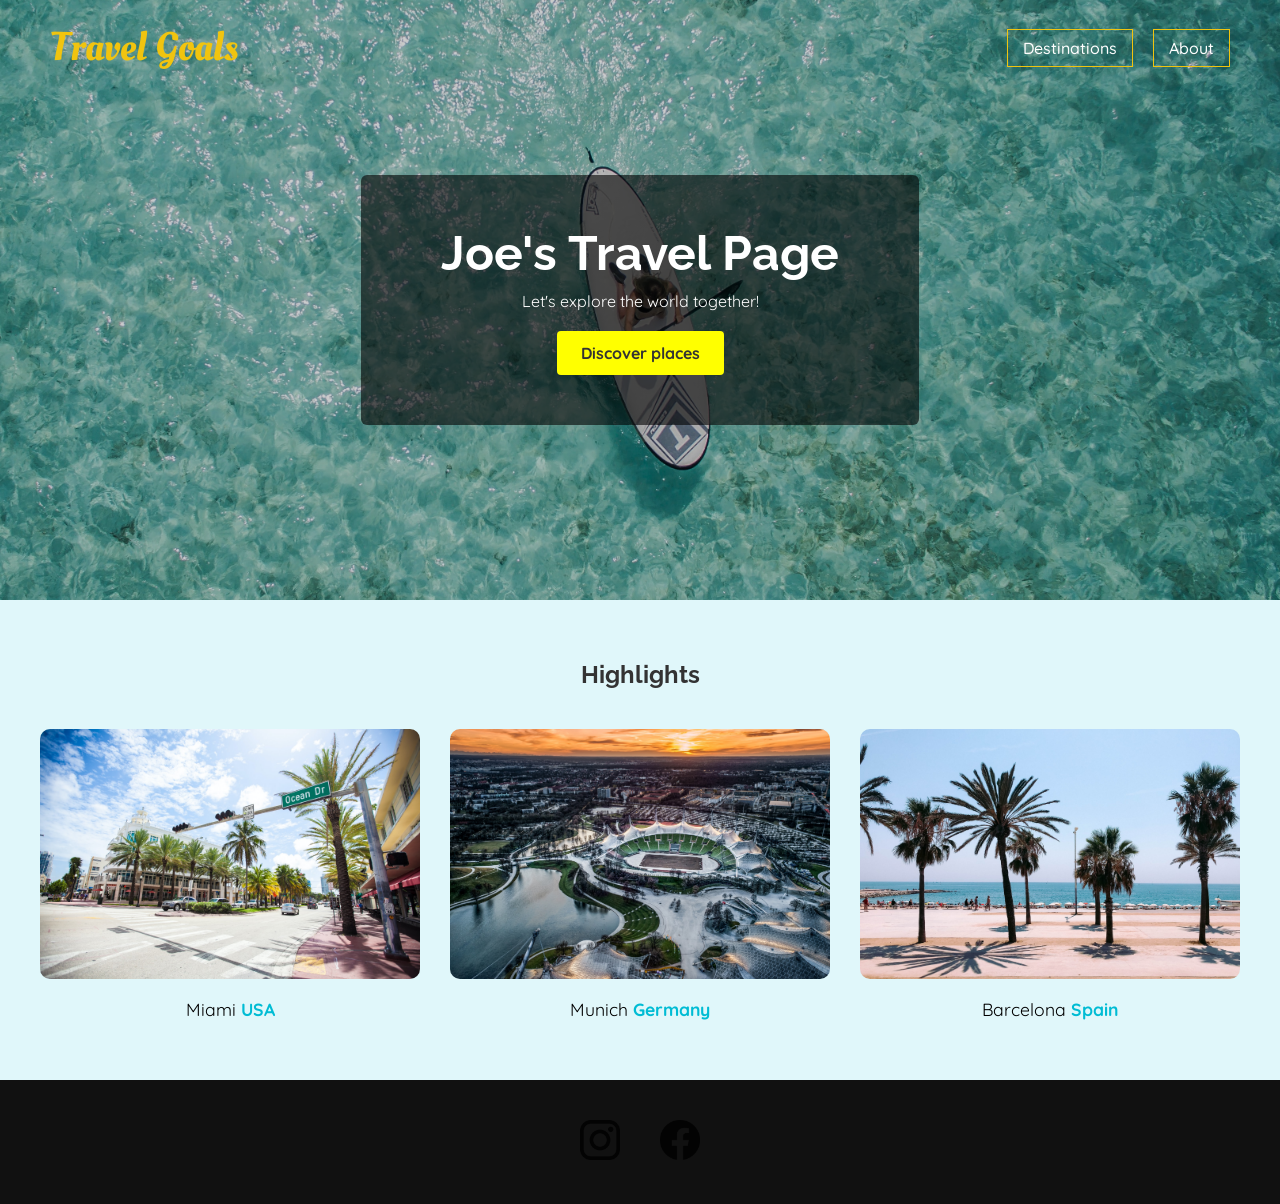
<file: BaiTapWebTH2/Bai2/index.html>
<!DOCTYPE html>
<html lang="en">
<head>
    <meta charset="UTF-8">
    <meta name="viewport" content="width=device-width, initial-scale=1.0">
    <title>Travel Goals</title>
    <link href="https://fonts.googleapis.com/css2?family=Raleway:wght@700&family=Oleo+Script:wght@700&family=Quicksand:wght@300;500&display=swap" rel="stylesheet">
    <link rel="stylesheet" href="style.css">
</head>
<body>
    <header>
        <div id="page-logo">
            <a href="index.html">Travel Goals</a> </div>
        <nav>
            <ul>
                <li><a href="#">Destinations</a></li> <li><a href="#">About</a></li> </ul>
        </nav>
    </header>

    <main>
        <section id="hero">
            <div id="hero-content">
                <h1>Joe's Travel Page</h1> <p>Let's explore the world together!</p> <a href="#">Discover places</a> </div>
        </section>

        <section id="highlights">
            <h2>Highlights</h2> <ul id="destinations">
                <li class="destination">
                    <img src="images/places/miami.jpg" alt="Miami"> <p>Miami <strong>USA</strong></p> </li>
                <li class="destination">
                    <img src="images/places/munich.jpg" alt="Munich stadium"> <p>Munich <strong>Germany</strong></p> </li>
                <li class="destination">
                    <img src="images/places/barcelona.jpg" alt="Barcelona beach"> <p>Barcelona <strong>Spain</strong></p> </li>
            </ul>
        </section>
    </main>

    <footer>
        <ul>
            <li>
                <a href="https://www.instagram.com">
                    <img src="images/icons/insta.png" alt="Instagram"> </a>
            </li>
            <li>
                <a href="https://www.facebook.com">
                    <img src="images/icons/facebook.png" alt="Facebook"> </a>
            </li>
        </ul>
    </footer>
</body>
</html>
</file>
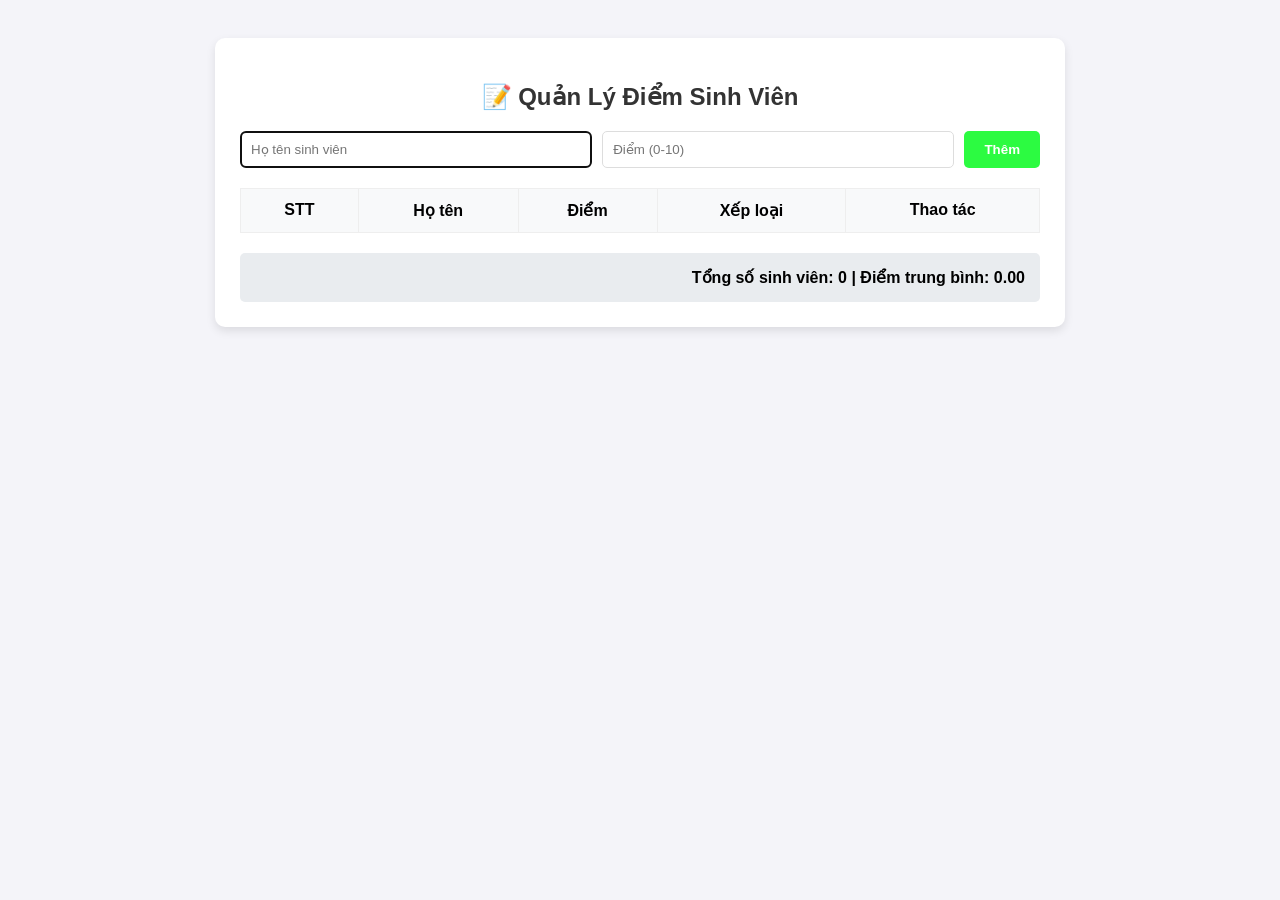
<file: BaiTapWebTH4/Bai 1.1/index.html>
<!DOCTYPE html>
<html lang="vi">
<head>
    <meta charset="UTF-8">
    <meta name="viewport" content="width=device-width, initial-scale=1.0">
    <title>Quản Lý Điểm Sinh Viên</title>
    <link rel="stylesheet" href="style.css">
</head>
<body>

    <div class="container">
        <h2>📝 Quản Lý Điểm Sinh Viên</h2>

        <div class="input-group">
            <input type="text" id="txtName" placeholder="Họ tên sinh viên" autofocus>
            <input type="number" id="txtScore" placeholder="Điểm (0-10)" step="0.1" min="0" max="10">
            <button id="btnAdd">Thêm</button>
        </div>

        <table>
            <thead>
                <tr>
                    <th>STT</th>
                    <th>Họ tên</th>
                    <th>Điểm</th>
                    <th>Xếp loại</th>
                    <th>Thao tác</th>
                </tr>
            </thead>
            <tbody id="studentBody">
                </tbody>
        </table>

        <div class="stats" id="statsArea">
            Tổng số sinh viên: 0 | Điểm trung bình: 0.00
        </div>
    </div>

    <script src="script.js"></script>
</body>
</html>
</file>
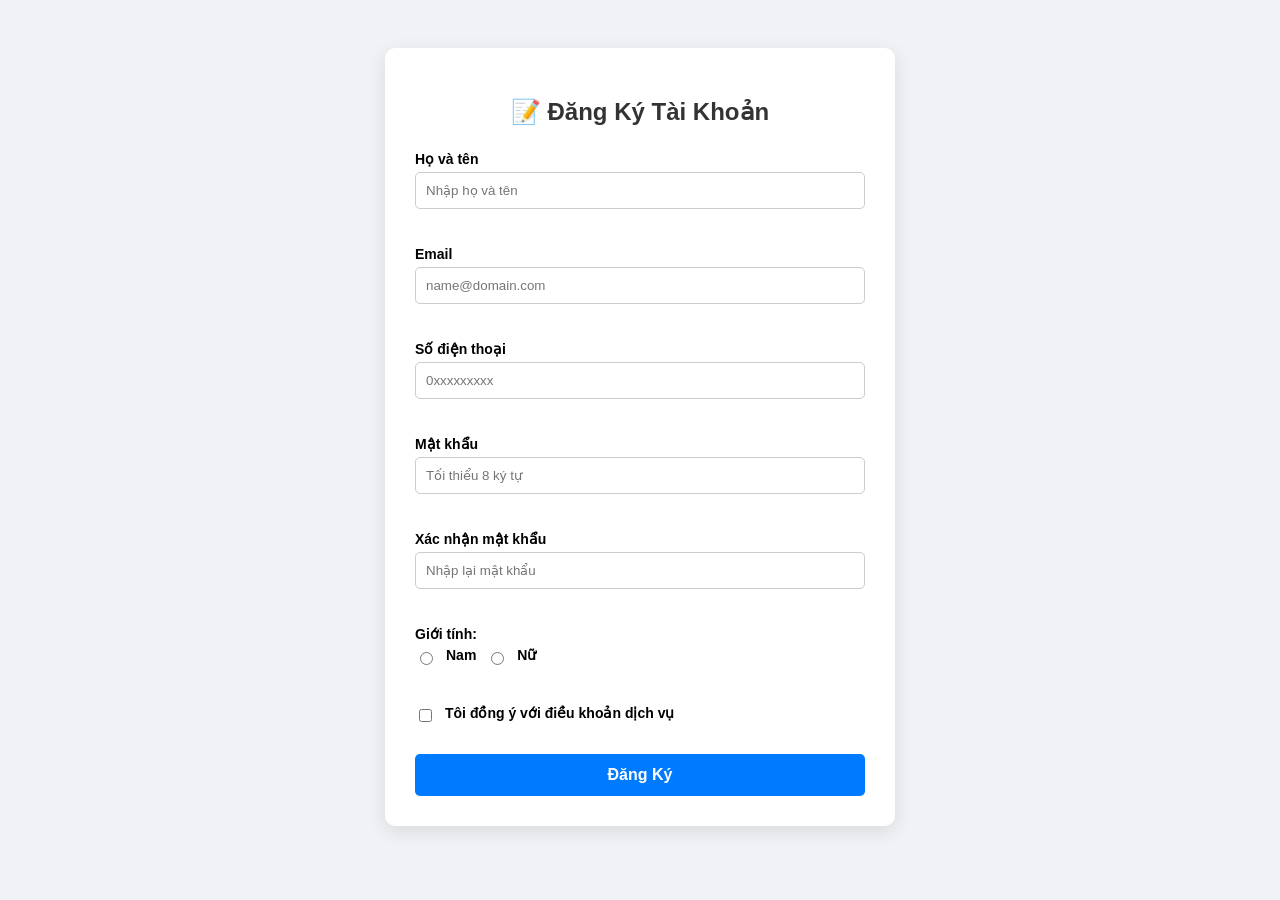
<file: BaiTapWebTH4/Bai 2.1/index.html>
<!DOCTYPE html>
<html lang="vi">
<head>
    <meta charset="UTF-8">
    <meta name="viewport" content="width=device-width, initial-scale=1.0">
    <title>Đăng Ký Tài Khoản</title>
    <link rel="stylesheet" href="style.css">
</head>
<body>

    <div class="container">
        <div id="registrationForm">
            <h2>📝 Đăng Ký Tài Khoản</h2>
            <form id="formRegister">
                <div class="form-group">
                    <label>Họ và tên</label>
                    <input type="text" id="fullname" placeholder="Nhập họ và tên">
                    <small class="error-msg"></small>
                </div>

                <div class="form-group">
                    <label>Email</label>
                    <input type="text" id="email" placeholder="name@domain.com">
                    <small class="error-msg"></small>
                </div>

                <div class="form-group">
                    <label>Số điện thoại</label>
                    <input type="text" id="phone" placeholder="0xxxxxxxxx">
                    <small class="error-msg"></small>
                </div>

                <div class="form-group">
                    <label>Mật khẩu</label>
                    <input type="password" id="password" placeholder="Tối thiểu 8 ký tự">
                    <small class="error-msg"></small>
                </div>

                <div class="form-group">
                    <label>Xác nhận mật khẩu</label>
                    <input type="password" id="confirmPassword" placeholder="Nhập lại mật khẩu">
                    <small class="error-msg"></small>
                </div>

                <div class="form-group">
                    <label>Giới tính:</label>
                    <div class="radio-group">
                        <input type="radio" name="gender" value="Nam" id="male"> <label for="male">Nam</label>
                        <input type="radio" name="gender" value="Nữ" id="female"> <label for="female">Nữ</label>
                    </div>
                    <small class="error-msg"></small>
                </div>

                <div class="form-group checkbox-group">
                    <input type="checkbox" id="terms">
                    <label for="terms">Tôi đồng ý với điều khoản dịch vụ</label>
                    <br><small class="error-msg"></small>
                </div>

                <button type="submit" id="btnSubmit">Đăng Ký</button>
            </form>
        </div>

        <div id="successMessage" class="hidden">
            <h2 style="color: #28a745;">Đăng ký thành công! 🎉</h2>
            <p>Chào mừng, <span id="displayUser" style="font-weight: bold;"></span>!</p>
            <button onclick="location.reload()">Quay lại</button>
        </div>
    </div>

    <script src="script.js"></script>
</body>
</html>
</file>
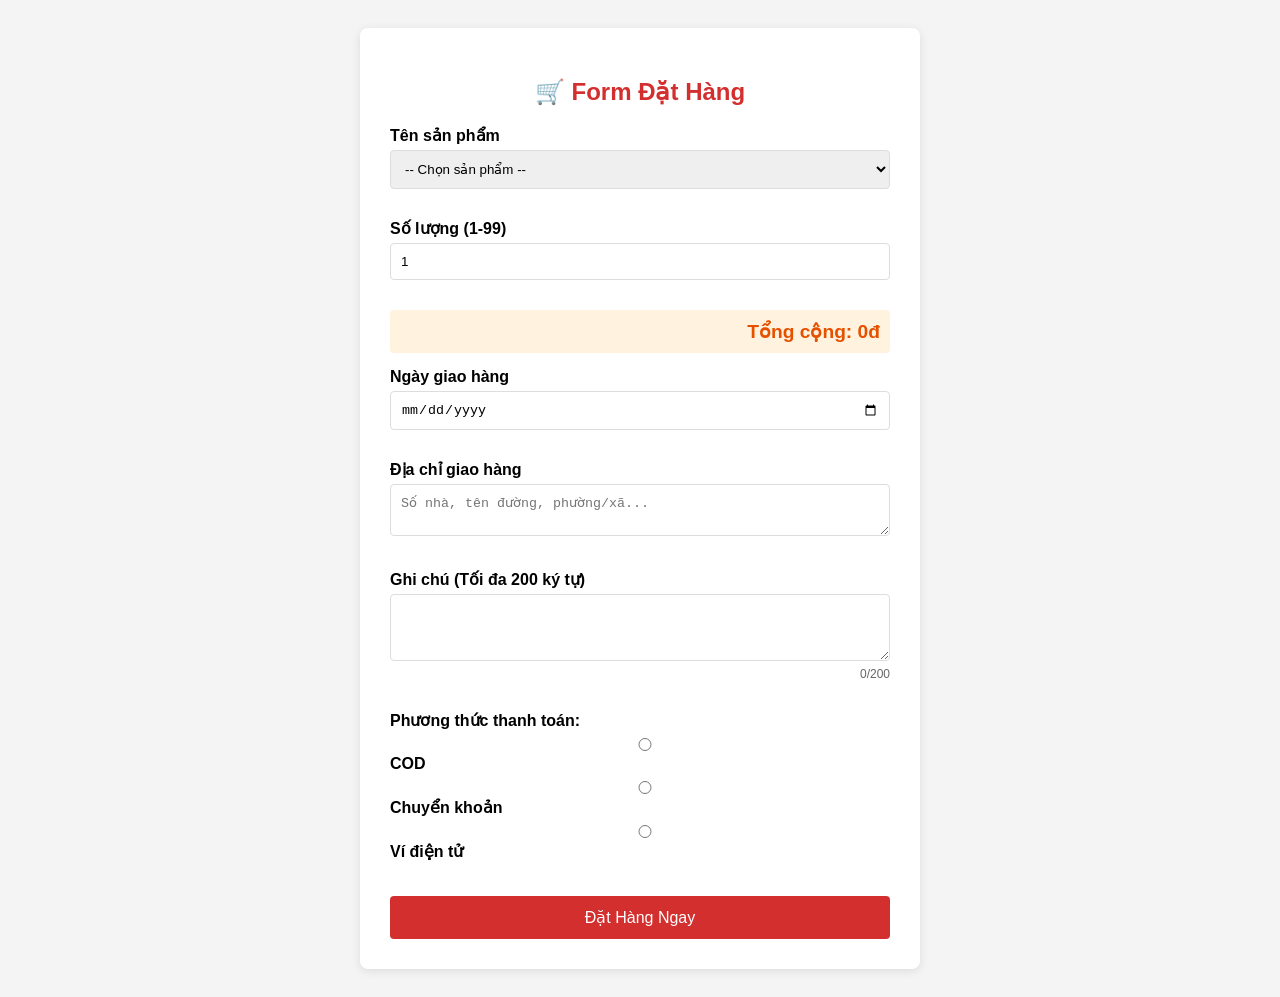
<file: BaiTapWebTH4/Bai 2.2/index.html>
<!DOCTYPE html>
<html lang="vi">
<head>
    <meta charset="UTF-8">
    <meta name="viewport" content="width=device-width, initial-scale=1.0">
    <title>Form Đặt Hàng Nâng Cao</title>
    <link rel="stylesheet" href="style.css">
</head>
<body>

    <div class="container">
        <h2>🛒 Form Đặt Hàng</h2>
        <form id="orderForm">
            <div class="form-group">
                <label>Tên sản phẩm</label>
                <select id="product">
                    <option value="">-- Chọn sản phẩm --</option>
                    <option value="Laptop">Laptop (20.000.000đ)</option>
                    <option value="Smartphone">Smartphone (10.000.000đ)</option>
                    <option value="Keyboard">Bàn phím cơ (2.500.000đ)</option>
                    <option value="Mouse">Chuột Gaming (1.200.000đ)</option>
                </select>
                <small class="error-msg"></small>
            </div>

            <div class="form-group">
                <label>Số lượng (1-99)</label>
                <input type="number" id="quantity" value="1" min="1" max="99">
                <small class="error-msg"></small>
            </div>

            <div class="total-display">
                Tổng cộng: <span id="totalAmount">0đ</span>
            </div>

            <div class="form-group">
                <label>Ngày giao hàng</label>
                <input type="date" id="deliveryDate">
                <small class="error-msg"></small>
            </div>

            <div class="form-group">
                <label>Địa chỉ giao hàng</label>
                <textarea id="address" rows="2" placeholder="Số nhà, tên đường, phường/xã..."></textarea>
                <small class="error-msg"></small>
            </div>

            <div class="form-group">
                <label>Ghi chú (Tối đa 200 ký tự)</label>
                <textarea id="note" rows="3"></textarea>
                <div id="charCount" class="char-counter">0/200</div>
                <small class="error-msg"></small>
            </div>

            <div class="form-group">
                <label>Phương thức thanh toán:</label>
                <div class="radio-group">
                    <input type="radio" name="payment" value="COD" id="cod"> <label for="cod">COD</label>
                    <input type="radio" name="payment" value="Chuyển khoản" id="bank"> <label for="bank">Chuyển khoản</label>
                    <input type="radio" name="payment" value="Ví điện tử" id="wallet"> <label for="wallet">Ví điện tử</label>
                </div>
                <small class="error-msg"></small>
            </div>

            <button type="submit" class="btn-submit">Đặt Hàng Ngay</button>
        </form>
    </div>

    <div id="confirmModal" class="modal">
        <div class="modal-content">
            <h3>🔍 Xác nhận đơn hàng</h3>
            <div id="summaryContent"></div>
            <div class="modal-actions">
                <button id="btnFinalConfirm" class="btn-confirm">Xác nhận</button>
                <button id="btnCancel" class="btn-cancel">Hủy</button>
            </div>
        </div>
    </div>

    <script src="script.js"></script>
</body>
</html>
</file>
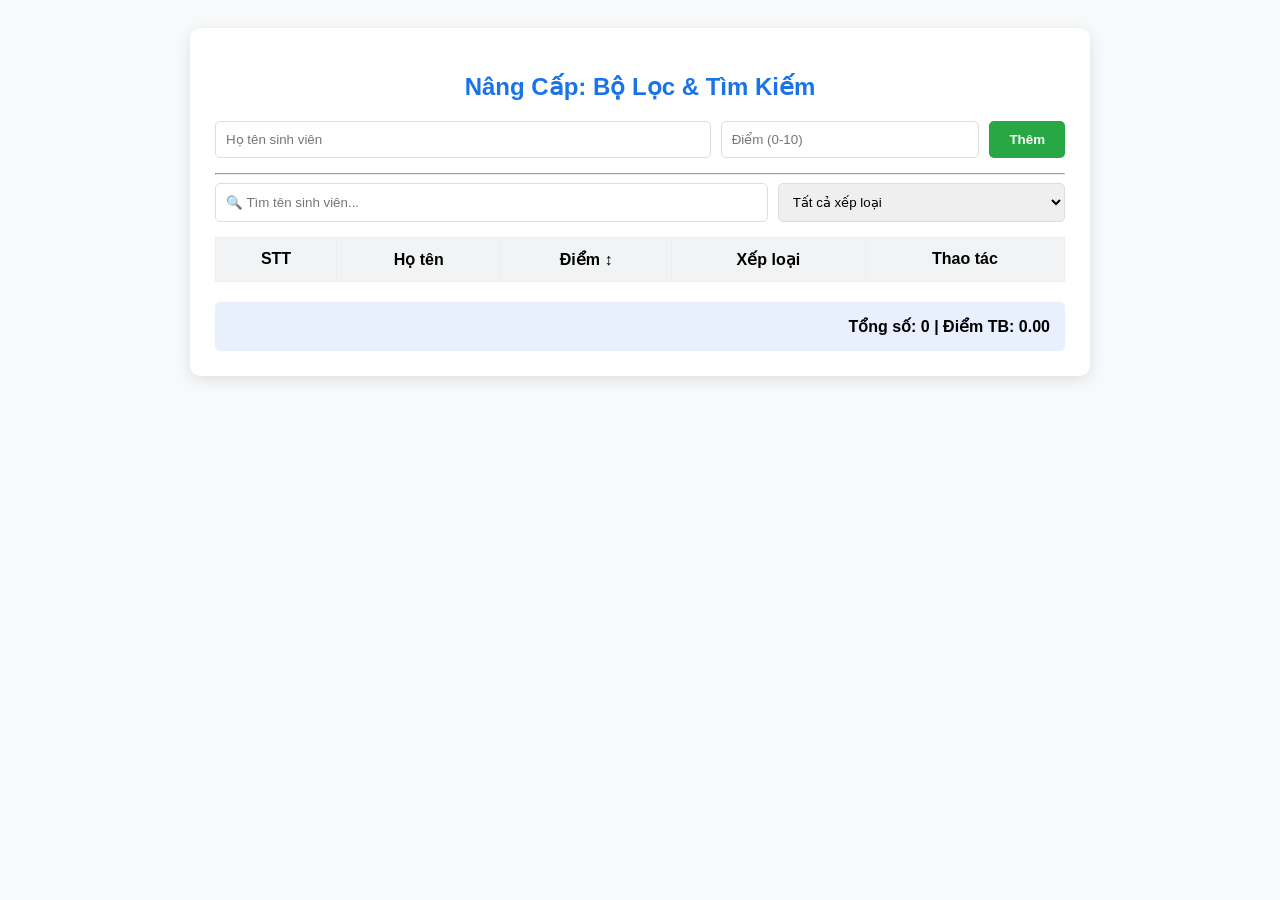
<file: BaiTapWebTH4/Bai1.2/index.html>
<!DOCTYPE html>
<html lang="vi">
<head>
    <meta charset="UTF-8">
    <title>Quản Lý & Lọc Điểm Sinh Viên</title>
    <link rel="stylesheet" href="style.css">
</head>
<body>

    <div class="container">
        <h2> Nâng Cấp: Bộ Lọc & Tìm Kiếm</h2>

        <div class="input-form">
            <input type="text" id="txtName" placeholder="Họ tên sinh viên" autofocus>
            <input type="number" id="txtScore" placeholder="Điểm (0-10)" step="0.1">
            <button id="btnAdd">Thêm</button>
        </div>

        <hr>

        <div class="filter-controls">
            <input type="text" id="searchName" placeholder="🔍 Tìm tên sinh viên...">
            
            <select id="filterRank">
                <option value="all">Tất cả xếp loại</option>
                <option value="Giỏi">Giỏi</option>
                <option value="Khá">Khá</option>
                <option value="Trung bình">Trung bình</option>
                <option value="Yếu">Yếu</option>
            </select>
        </div>

        <table>
            <thead>
                <tr>
                    <th>STT</th>
                    <th>Họ tên</th>
                    <th id="sortScore" style="cursor: pointer;">Điểm <span id="sortIcon">↕</span></th>
                    <th>Xếp loại</th>
                    <th>Thao tác</th>
                </tr>
            </thead>
            <tbody id="studentBody">
                </tbody>
        </table>

        <div id="statistics" class="stats-box">
            Tổng số: 0 | Điểm TB: 0.00
        </div>
    </div>

    <script src="script.js"></script>
</body>
</html>
</file>
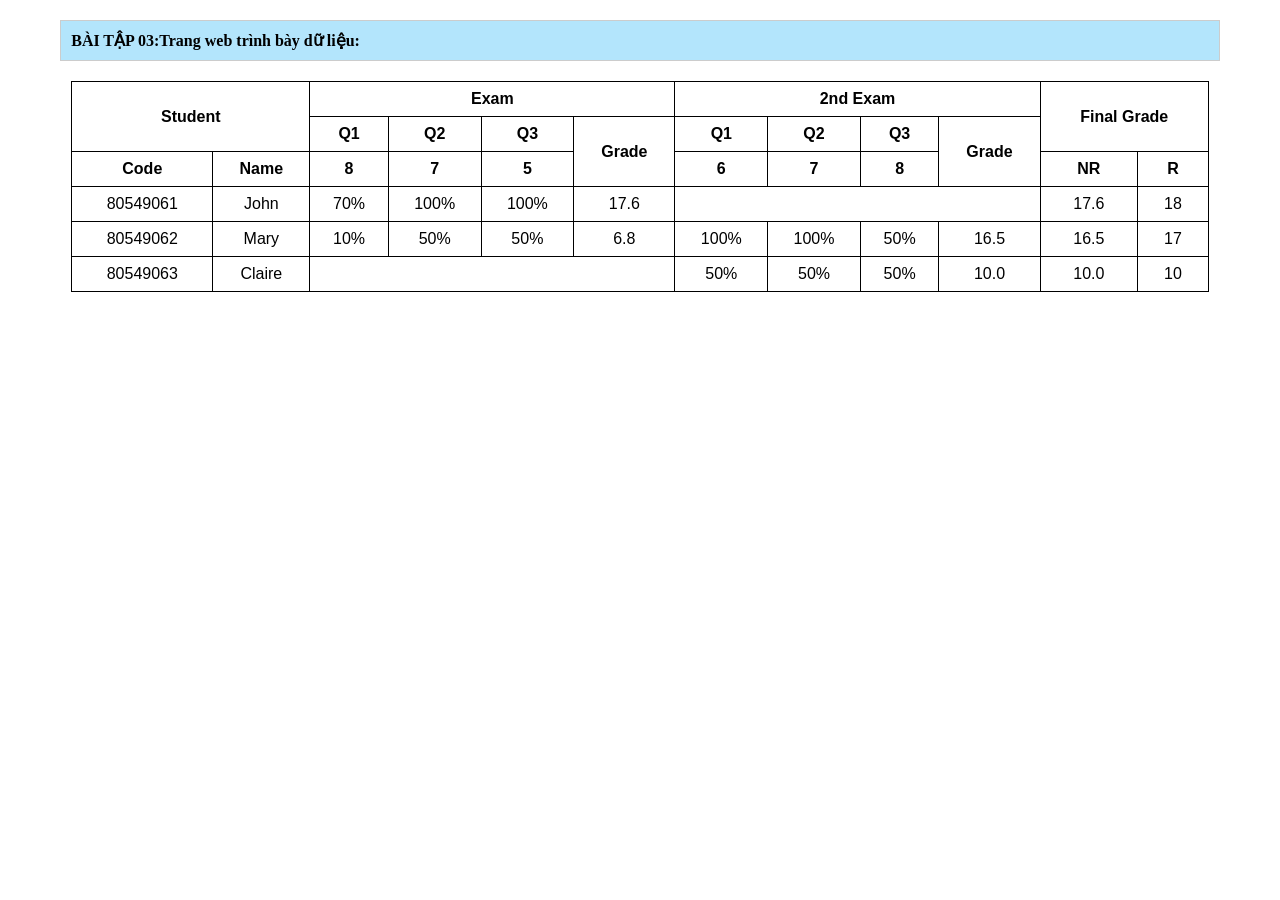
<file: BaiTapWebTH1/Bai3_TH1.html>
<!DOCTYPE html>
<html lang="vi">
<head>
    <meta charset="UTF-8">
    <title>Bài tập HTML Table</title>
    <style>
        table {
            width: 90%;
            border-collapse: collapse;
            margin: 20px auto;
            font-family: Arial, sans-serif;
        }
        th, td {
            border: 1px solid black;
            padding: 8px;
            text-align: center;
        }
        th {
            background-color: #ffffff;
        }
        .header-title {
            background-color: #b3e5fc;
            padding: 10px;
            font-weight: bold;
            text-align: left;
            margin-bottom: 0;
            width: 90%;
            margin: 20px auto 0;
            border: 1px solid #ccc;
        }
    </style>
</head>
<body>

    <div class="header-title">
        BÀI TẬP 03:Trang web trình bày dữ liệu:
    </div>

    <table>
        <tr>
            <th rowspan="2" colspan="2">Student</th>
            <th colspan="4">Exam</th>
            <th colspan="4">2nd Exam</th>
            <th rowspan="2" colspan="2">Final Grade</th>
        </tr>
        <tr>
            <th>Q1</th>
            <th>Q2</th>
            <th>Q3</th>
            <th rowspan="2">Grade</th>
            <th>Q1</th>
            <th>Q2</th>
            <th>Q3</th>
            <th rowspan="2">Grade</th>
        </tr>
        <tr>
            <th>Code</th>
            <th>Name</th>
            <th>8</th>
            <th>7</th>
            <th>5</th>
            <th>6</th>
            <th>7</th>
            <th>8</th>
            <th>NR</th>
            <th>R</th>
        </tr>
        <tr>
            <td>80549061</td>
            <td>John</td>
            <td>70%</td>
            <td>100%</td>
            <td>100%</td>
            <td>17.6</td>
            <td colspan="4"></td> <td>17.6</td>
            <td>18</td>
        </tr>
        <tr>
            <td>80549062</td>
            <td>Mary</td>
            <td>10%</td>
            <td>50%</td>
            <td>50%</td>
            <td>6.8</td>
            <td>100%</td>
            <td>100%</td>
            <td>50%</td>
            <td>16.5</td>
            <td>16.5</td>
            <td>17</td>
        </tr>
        <tr>
            <td>80549063</td>
            <td>Claire</td>
            <td colspan="4"></td> <td>50%</td>
            <td>50%</td>
            <td>50%</td>
            <td>10.0</td>
            <td>10.0</td>
            <td>10</td>
        </tr>
    </table>

</body>
</html>
</file>
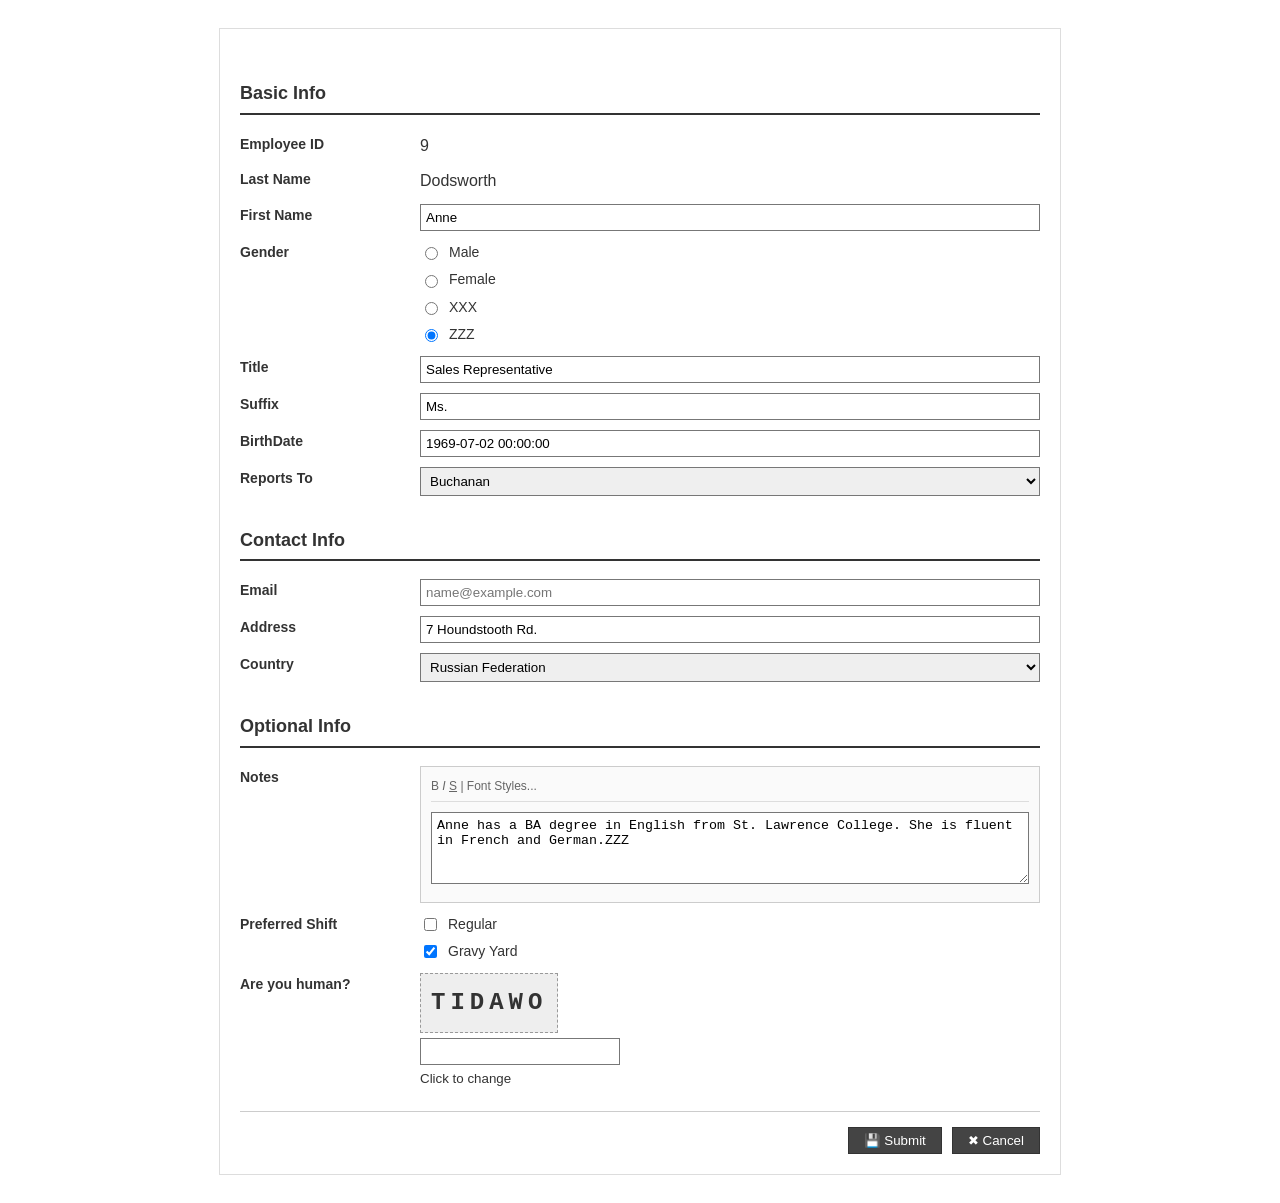
<file: BaiTapWebTH1/Bai4_TH1.html>
<!DOCTYPE html>
<html lang="vi">
<head>
    <meta charset="UTF-8">
    <title>Bài tập 04 - Form Nhân viên</title>
    <style>
        body { font-family: Arial, sans-serif; background-color: #fff; color: #333; line-height: 1.6; padding: 20px; }
        .form-container { max-width: 800px; margin: 0 auto; border: 1px solid #ddd; padding: 20px; }
        
        h3 { border-bottom: 2px solid #333; padding-bottom: 5px; margin-top: 30px; font-size: 18px; }
        
        .form-group { display: flex; margin-bottom: 10px; align-items: flex-start; }
        .label { width: 180px; font-weight: bold; font-size: 14px; flex-shrink: 0; }
        .input-content { flex-grow: 1; }
        
        input[type="text"], input[type="email"], select, textarea {
            width: 100%; padding: 5px; border: 1px solid #777; box-sizing: border-box;
        }
        
        .radio-group, .checkbox-group { display: flex; flex-direction: column; gap: 5px; }
        .radio-item, .checkbox-item { display: flex; align-items: center; gap: 8px; font-size: 14px; }
        
        /* Giao diện Editor giả lập cho phần Notes */
        .notes-editor { border: 1px solid #ccc; padding: 10px; background: #fafafa; }
        .editor-toolbar { border-bottom: 1px solid #ddd; padding-bottom: 5px; margin-bottom: 10px; font-size: 12px; color: #666; }

        /* Captcha */
        .captcha-box { background: #eee; padding: 10px; font-family: 'Courier New', monospace; font-weight: bold; font-size: 24px; letter-spacing: 5px; display: inline-block; margin-bottom: 5px; border: 1px dashed #999; }

        /* Nút bấm ở cuối */
        .footer-actions { border-top: 1px solid #ccc; padding-top: 15px; display: flex; justify-content: flex-end; gap: 10px; margin-top: 20px; }
        .btn { padding: 5px 15px; border: 1px solid #333; cursor: pointer; display: flex; align-items: center; gap: 5px; }
        .btn-submit { background: #444; color: white; }
        .btn-cancel { background: #444; color: white; }
    </style>
</head>
<body>

<div class="form-container">
    <form>
        <h3>Basic Info</h3>
        <div class="form-group">
            <div class="label">Employee ID</div>
            <div class="input-content">9</div>
        </div>
        <div class="form-group">
            <div class="label">Last Name</div>
            <div class="input-content">Dodsworth</div>
        </div>
        <div class="form-group">
            <div class="label">First Name</div>
            <div class="input-content"><input type="text" value="Anne"></div>
        </div>
        <div class="form-group">
            <div class="label">Gender</div>
            <div class="input-content radio-group">
                <label class="radio-item"><input type="radio" name="gender"> Male</label>
                <label class="radio-item"><input type="radio" name="gender"> Female</label>
                <label class="radio-item"><input type="radio" name="gender"> XXX</label>
                <label class="radio-item"><input type="radio" name="gender" checked> ZZZ</label>
            </div>
        </div>
        <div class="form-group">
            <div class="label">Title</div>
            <div class="input-content"><input type="text" value="Sales Representative"></div>
        </div>
        <div class="form-group">
            <div class="label">Suffix</div>
            <div class="input-content"><input type="text" value="Ms."></div>
        </div>
        <div class="form-group">
            <div class="label">BirthDate</div>
            <div class="input-content"><input type="text" value="1969-07-02 00:00:00"></div>
        </div>
        <div class="form-group">
            <div class="label">Reports To</div>
            <div class="input-content">
                <select>
                    <option>Buchanan</option>
                    <option>Fuller</option>
                </select>
            </div>
        </div>

        <h3>Contact Info</h3>
        <div class="form-group">
            <div class="label">Email</div>
            <div class="input-content"><input type="email" placeholder="name@example.com"></div>
        </div>
        <div class="form-group">
            <div class="label">Address</div>
            <div class="input-content"><input type="text" value="7 Houndstooth Rd."></div>
        </div>
        <div class="form-group">
            <div class="label">Country</div>
            <div class="input-content">
                <select>
                    <option>Russian Federation</option>
                    <option>United Kingdom</option>
                    <option>Vietnam</option>
                </select>
            </div>
        </div>

        <h3>Optional Info</h3>
        <div class="form-group">
            <div class="label">Notes</div>
            <div class="input-content">
                <div class="notes-editor">
                    <div class="editor-toolbar">B <i>I</i> <u>S</u> | Font Styles...</div>
                    <textarea rows="4">Anne has a BA degree in English from St. Lawrence College. She is fluent in French and German.ZZZ</textarea>
                </div>
            </div>
        </div>
        <div class="form-group">
            <div class="label">Preferred Shift</div>
            <div class="input-content checkbox-group">
                <label class="checkbox-item"><input type="checkbox"> Regular</label>
                <label class="checkbox-item"><input type="checkbox" checked> Gravy Yard</label>
            </div>
        </div>
        <div class="form-group">
            <div class="label">Are you human?</div>
            <div class="input-content">
                <div class="captcha-box">TIDAWO</div>
                <div><input type="text" style="width: 200px;"></div>
                <small>Click to change</small>
            </div>
        </div>

        <div class="footer-actions">
            <button type="submit" class="btn btn-submit">💾 Submit</button>
            <button type="button" class="btn btn-cancel">✖ Cancel</button>
        </div>
    </form>
</div>

</body>
</html>
</file>
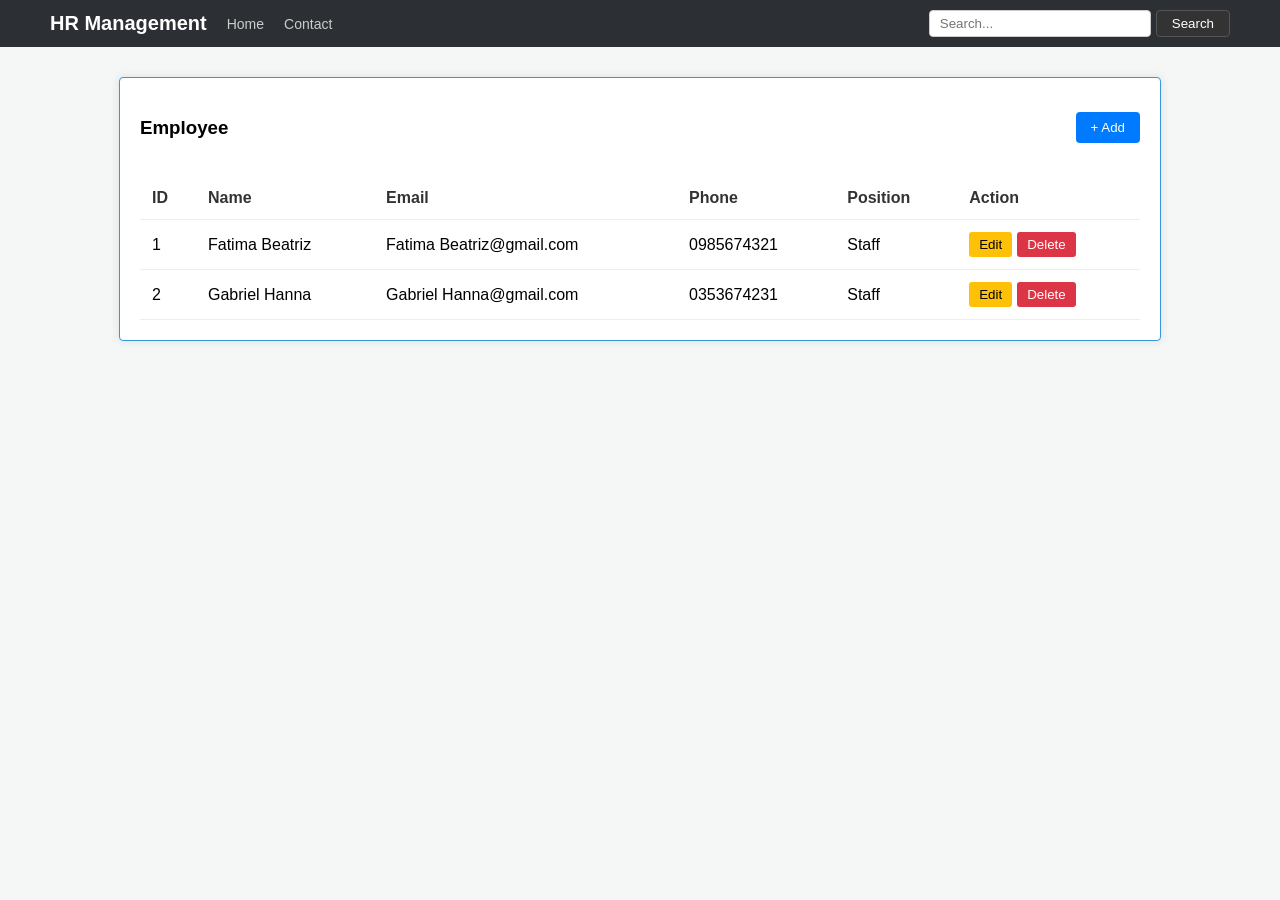
<file: BaiTapWebTH1/Bai5_TH1.html>
<!DOCTYPE html>
<html lang="vi">
<head>
    <meta charset="UTF-8">
    <meta name="viewport" content="width=device-width, initial-scale=1.0">
    <title>HR Management Dashboard</title>
    <style>
        /* CSS Tổng thể */
        body { font-family: Arial, sans-serif; background-color: #f4f7f6; margin: 0; }
        
        /* Navbar */
        nav { background: #2c2f33; color: white; padding: 10px 50px; display: flex; align-items: center; justify-content: space-between; }
        nav .left { display: flex; align-items: center; gap: 20px; }
        nav h2 { margin: 0; font-size: 20px; }
        nav a { color: #ccc; text-decoration: none; font-size: 14px; }
        .search-box { display: flex; gap: 5px; }
        .search-box input { padding: 5px 10px; border-radius: 4px; border: 1px solid #ccc; width: 200px; }
        .search-box button { background: #333; color: white; border: 1px solid #555; padding: 5px 15px; cursor: pointer; border-radius: 4px; }

        /* Container chính */
        .container { background: white; margin: 30px auto; width: 90%; max-width: 1000px; padding: 20px; box-shadow: 0 0 10px rgba(0,0,0,0.1); border-radius: 4px; border: 1px solid #3498db; }
        .header { display: flex; justify-content: space-between; align-items: center; margin-bottom: 20px; }
        .btn-add { background: #007bff; color: white; border: none; padding: 8px 15px; border-radius: 4px; cursor: pointer; }

        /* Bảng dữ liệu */
        table { width: 100%; border-collapse: collapse; }
        th, td { text-align: left; padding: 12px; border-bottom: 1px solid #eee; }
        th { color: #333; }
        .btn-edit { background: #ffc107; border: none; padding: 5px 10px; border-radius: 3px; cursor: pointer; margin-right: 5px; }
        .btn-delete { background: #dc3545; color: white; border: none; padding: 5px 10px; border-radius: 3px; cursor: pointer; }

        /* Modal (Cửa sổ popup) */
        .modal-overlay { position: fixed; top: 0; left: 0; width: 100%; height: 100%; background: rgba(0,0,0,0.5); display: none; align-items: center; justify-content: center; }
        .modal { background: white; width: 550px; border-radius: 4px; overflow: hidden; position: relative; }
        .modal-header { background: #007bff; color: white; padding: 15px; display: flex; justify-content: space-between; }
        .modal-body { padding: 20px; }
        .form-row { display: flex; gap: 20px; margin-bottom: 15px; }
        .form-group { flex: 1; display: flex; flex-direction: column; }
        .form-group label { font-size: 13px; color: #666; margin-bottom: 5px; }
        .form-group input, .form-group select { padding: 8px; border: 1px solid #ddd; border-radius: 4px; }
        .radio-group { display: flex; gap: 15px; margin-top: 5px; }
        .modal-footer { padding: 15px; text-align: right; border-top: 1px solid #eee; }
        .btn-save { background: #28a745; color: white; border: none; padding: 8px 20px; border-radius: 4px; cursor: pointer; }
        .btn-cancel { background: #6c757d; color: white; border: none; padding: 8px 20px; border-radius: 4px; cursor: pointer; }
    </style>
</head>
<body>

    <nav>
        <div class="left">
            <h2>HR Management</h2>
            <a href="#">Home</a>
            <a href="#">Contact</a>
        </div>
        <div class="search-box">
            <input type="text" placeholder="Search...">
            <button>Search</button>
        </div>
    </nav>

    <div class="container">
        <div class="header">
            <h3>Employee</h3>
            <button class="btn-add" onclick="toggleModal(true)">+ Add</button>
        </div>
        <table>
            <thead>
                <tr>
                    <th>ID</th>
                    <th>Name</th>
                    <th>Email</th>
                    <th>Phone</th>
                    <th>Position</th>
                    <th>Action</th>
                </tr>
            </thead>
            <tbody>
                <tr>
                    <td>1</td>
                    <td>Fatima Beatriz</td>
                    <td>Fatima Beatriz@gmail.com</td>
                    <td>0985674321</td>
                    <td>Staff</td>
                    <td><button class="btn-edit">Edit</button><button class="btn-delete">Delete</button></td>
                </tr>
                <tr>
                    <td>2</td>
                    <td>Gabriel Hanna</td>
                    <td>Gabriel Hanna@gmail.com</td>
                    <td>0353674231</td>
                    <td>Staff</td>
                    <td><button class="btn-edit">Edit</button><button class="btn-delete">Delete</button></td>
                </tr>
                </tbody>
        </table>
    </div>

    <div class="modal-overlay" id="modalOverlay">
        <div class="modal">
            <div class="modal-header">
                <span>New Employee</span>
                <span style="cursor:pointer" onclick="toggleModal(false)">&times;</span>
            </div>
            <div class="modal-body">
                <div class="form-row">
                    <div class="form-group">
                        <label>Name</label>
                        <input type="text">
                    </div>
                    <div class="form-group">
                        <label>Email</label>
                        <input type="email">
                    </div>
                </div>
                <div class="form-row">
                    <div class="form-group">
                        <label>Phone</label>
                        <input type="text">
                    </div>
                    <div class="form-group">
                        <label>Position</label>
                        <select>
                            <option>-- Select Position --</option>
                            <option>Staff</option>
                            <option>Manager</option>
                            <option>CEO</option>
                        </select>
                    </div>
                </div>
                <div class="form-group">
                    <label>Sex</label>
                    <div class="radio-group">
                        <label><input type="radio" name="sex"> Male</label>
                        <label><input type="radio" name="sex"> Female</label>
                    </div>
                </div>
            </div>
            <div class="modal-footer">
                <button class="btn-save">Save</button>
                <button class="btn-cancel" onclick="toggleModal(false)">Cancel</button>
            </div>
        </div>
    </div>

    <script>
        function toggleModal(show) {
            const modal = document.getElementById('modalOverlay');
            modal.style.display = show ? 'flex' : 'none';
        }
    </script>
</body>
</html>
</file>
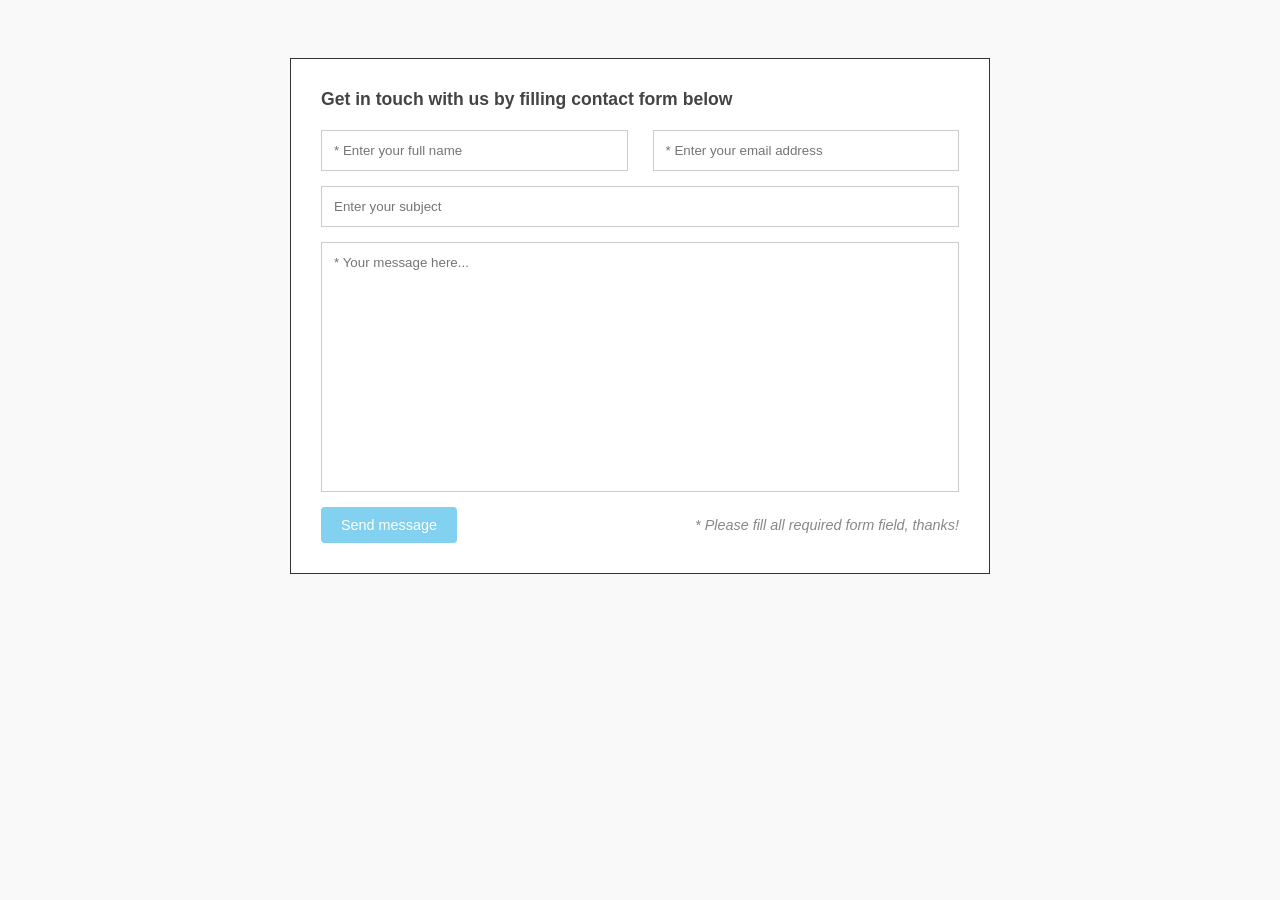
<file: BaiTapWebTH2/Bai1/BaiTap1.html>
<!DOCTYPE html>
<html lang="vi">
<head>
    <meta charset="UTF-8">
    <meta name="viewport" content="width=device-width, initial-scale=1.0">
    <title>Bài tập Flexbox Form</title>
    <style>

        * {
            box-sizing: border-box;
            font-family: Arial, sans-serif;
        }

        body {
            background-color: #f9f9f9;
            display: flex;
            justify-content: center;
            padding-top: 50px;
        }

        .form-container {
            width: 700px;
            border: 1px solid #333;
            padding: 30px;
            background-color: #fff;
        }

        .form-title {
            font-weight: bold;
            color: #444;
            margin-bottom: 20px;
            font-size: 1.1rem;
        }
        .form-row {
            display: flex;
            gap: 25px;
            margin-bottom: 15px;
        }

        .form-row input, 
        .form-row textarea {
            width: 100%;
            padding: 12px;
            border: 1px solid #ccc;
            outline: none;
            color: #666;
        }

        .two-cols input {
            flex: 1; 
        }

       
        textarea {
            height: 250px;
            resize: none;
        }

        .footer-row {
            display: flex;
            justify-content: space-between;
            align-items: center;
            margin-top: 10px;
        }

        .btn-send {
            background-color: #82d1f1;
            color: white;
            border: none;
            padding: 10px 20px;
            cursor: pointer;
            border-radius: 4px;
            font-size: 0.9rem;
        }

        .btn-send:hover {
            background-color: #66b8d9;
        }

        .note {
            color: #888;
            font-size: 0.9rem;
            font-style: italic;
        }
    </style>
</head>
<body>

    <div class="form-container">
        <div class="form-title">Get in touch with us by filling contact form below</div>
        
        <form>
            <div class="form-row two-cols">
                <input type="text" placeholder="* Enter your full name">
                <input type="email" placeholder="* Enter your email address">
            </div>

            <div class="form-row">
                <input type="text" placeholder="Enter your subject">
            </div>

            <div class="form-row">
                <textarea placeholder="* Your message here..."></textarea>
            </div>

            <div class="footer-row">
                <button type="submit" class="btn-send">Send message</button>
                <span class="note">* Please fill all required form field, thanks!</span>
            </div>
        </form>
    </div>

</body>
</html>
</file>
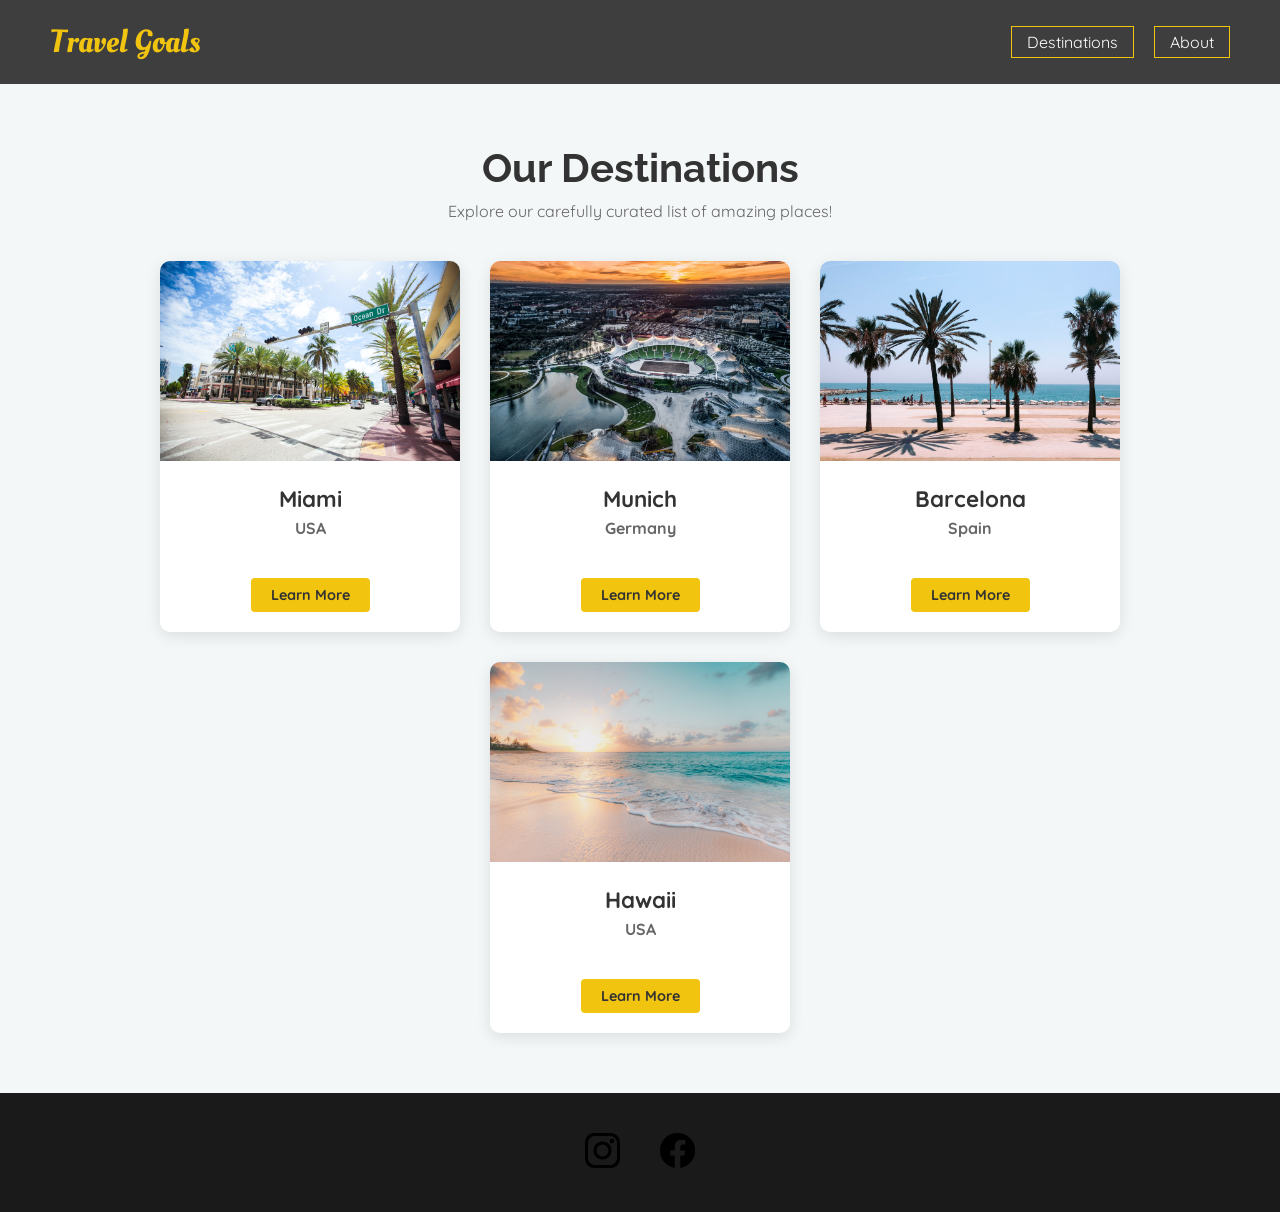
<file: BaiTapWebTH2/Bai3/places.html>
<!DOCTYPE html>
<html lang="en">
<head>
    <meta charset="UTF-8">
    <meta name="viewport" content="width=device-width, initial-scale=1.0">
    <title>Our Destinations - Travel Goals</title>
    <link href="https://fonts.googleapis.com/css2?family=Raleway:wght@700&family=Oleo+Script:wght@700&family=Quicksand:wght@300;500&display=swap" rel="stylesheet">
    <link rel="stylesheet" href="places.css">
</head>
<body>
    <header>
        <div id="page-logo">
            <a href="index.html">Travel Goals</a>
        </div>
        <nav>
            <ul>
                <li><a href="places.html">Destinations</a></li>
                <li><a href="#">About</a></li>
            </ul>
        </nav>
    </header>

    <main>
        <section id="all-destinations">
            <h1>Our Destinations</h1>
            <p>Explore our carefully curated list of amazing places!</p>
            
            <ul id="destinations-grid">
                <li class="destination-item">
                    <img src="images/places/miami.jpg" alt="Miami">
                    <div class="item-content">
                        <h2>Miami</h2>
                        <p>USA</p>
                        <a href="https://vi.wikipedia.org/wiki/Miami" class="btn" target="_blank">Learn More</a>
                    </div>
                </li>

                <li class="destination-item">
                    <img src="images/places/munich.jpg" alt="Munich">
                    <div class="item-content">
                        <h2>Munich</h2>
                        <p>Germany</p>
                        <a href="https://vi.wikipedia.org/wiki/München" class="btn" target="_blank">Learn More</a>
                    </div>
                </li>

                <li class="destination-item">
                    <img src="images/places/barcelona.jpg" alt="Barcelona">
                    <div class="item-content">
                        <h2>Barcelona</h2>
                        <p>Spain</p>
                        <a href="https://vi.wikipedia.org/wiki/Barcelona" class="btn" target="_blank">Learn More</a>
                    </div>
                </li>

                <li class="destination-item">
                    <img src="images/places/hawaii.jpg" alt="Hawaii">
                    <div class="item-content">
                        <h2>Hawaii</h2>
                        <p>USA</p>
                        <a href="https://vi.wikipedia.org/wiki/Hawaii" class="btn" target="_blank">Learn More</a>
                    </div>
                </li>
            </ul>
        </section>
    </main>

    <footer>
        <ul>
            <li>
                <a href="https://www.instagram.com" target="_blank">
                    <img src="images/icons/insta.png" alt="Instagram logo">
                </a>
            </li>
            <li>
                <a href="https://www.facebook.com" target="_blank">
                    <img src="images/icons/facebook.png" alt="Facebook logo">
                </a>
            </li>
        </ul>
    </footer>
</body>
</html>
</file>
<file: BaiTapWebTH2/Bai2/style.css>
/* --- PHẦN CHUNG --- */
* {
    margin: 0;
    padding: 0;
    box-sizing: border-box;
}

body {
    font-family: 'Quicksand', sans-serif; /* */
}

/* --- HEADER --- */
header {
    display: flex;
    justify-content: space-between;
    align-items: center;
    padding: 20px 50px;
    position: absolute;
    width: 100%;
    z-index: 10;
}

#page-logo a {
    font-family: 'Oleo Script', cursive; /* */
    color: #f1c40f;
    font-size: 2.5rem;
    text-decoration: none;
}

nav ul {
    display: flex;
    list-style: none;
    gap: 20px;
}

nav ul li a {
    text-decoration: none;
    color: white;
    border: 1px solid #f1c40f;
    padding: 8px 15px;
    font-weight: 500;
}

/* --- HERO SECTION --- */
#hero {
    height: 600px;
    /* Lưu ý: Bạn cần có ảnh tên ocean.jpg trong thư mục images/places/ */
    background: linear-gradient(rgba(0,0,0,0.2), rgba(0,0,0,0.2)), 
                url('images/places/ocean.jpg') center/cover no-repeat;
    display: flex;
    justify-content: center;
    align-items: center;
}

#hero-content {
    background-color: rgba(0, 0, 0, 0.6);
    color: white;
    text-align: center;
    padding: 50px 80px;
    border-radius: 6px;
}

#hero-content h1 {
    font-family: 'Raleway', sans-serif; /* */
    font-size: 3rem;
    margin-bottom: 10px;
}

#hero-content a {
    display: inline-block;
    margin-top: 20px;
    padding: 12px 24px;
    background-color: #ffff00;
    color: #333;
    text-decoration: none;
    font-weight: bold;
    border-radius: 4px;
}

/* --- HIGHLIGHTS SECTION --- */
#highlights {
    background-color: #e0f7fa;
    padding: 60px 20px;
    text-align: center;
}

#highlights h2 {
    font-family: 'Raleway', sans-serif; /* */
    margin-bottom: 40px;
    color: #333;
}

#destinations {
    display: flex;
    justify-content: center;
    gap: 30px;
    list-style: none;
    max-width: 1200px;
    margin: 0 auto;
}

.destination {
    flex: 1;
}

.destination img {
    width: 100%;
    height: 250px;
    object-fit: cover;
    border-radius: 10px;
}

.destination p {
    margin-top: 15px;
    font-size: 1.1rem;
}

.destination p strong {
    color: #00bcd4;
}

/* --- FOOTER --- */
footer {
    background-color: #111;
    padding: 40px 0;
}

footer ul {
    display: flex;
    justify-content: center;
    list-style: none;
    gap: 40px;
    padding: 0;
}

footer img {
    width: 40px;
    height: 40px;
    /* Lệnh quan trọng để biến màu đen thành trắng */
    filter: invert(1); 
    /* Thêm hiệu ứng mờ nhẹ khi không di chuột vào (tùy chọn) */
    opacity: 0.8;
    transition: opacity 0.3s;
}

footer img:hover {
    /* Hiện rõ 100% khi di chuột vào */
    opacity: 1;
}
</file>
<file: BaiTapWebTH4/Bai 1.1/style.css>
/* style.css */
body {
    font-family: 'Segoe UI', Arial, sans-serif;
    background-color: #f4f4f9;
    padding: 30px;
    display: flex;
    justify-content: center;
}

.container {
    background: white;
    padding: 25px;
    border-radius: 10px;
    box-shadow: 0 4px 10px rgba(0,0,0,0.1);
    width: 100%;
    max-width: 800px;
}

h2 { text-align: center; color: #333; }

.input-group {
    display: flex;
    gap: 10px;
    margin-bottom: 20px;
}

input {
    padding: 10px;
    border: 1px solid #ddd;
    border-radius: 5px;
    flex: 1;
}

#btnAdd {
    padding: 10px 20px;
    background-color: #2cfb41;
    color: white;
    border: none;
    border-radius: 5px;
    cursor: pointer;
    font-weight: bold;
}

#btnAdd:hover { background-color: #218838; }

table {
    width: 100%;
    border-collapse: collapse;
}

th, td {
    padding: 12px;
    border: 1px solid #eee;
    text-align: center;
}

th { background-color: #f8f9fa; }

/* Class tô màu vàng cho sinh viên điểm < 5 */
.highlight-yellow {
    background-color: #e4d310 !important;
}

.btn-delete {
    background-color: #dc3545;
    color: white;
    border: none;
    padding: 6px 12px;
    border-radius: 4px;
    cursor: pointer;
}

.stats {
    margin-top: 20px;
    padding: 15px;
    background-color: #e9ecef;
    border-radius: 5px;
    font-weight: bold;
    text-align: right;
}
</file>
<file: BaiTapWebTH4/Bai 2.1/style.css>
/* style.css */
body {
    font-family: 'Segoe UI', sans-serif;
    background-color: #f0f2f5;
    display: flex;
    justify-content: center;
    padding: 40px;
}

.container {
    background: white;
    padding: 30px;
    border-radius: 10px;
    box-shadow: 0 5px 20px rgba(0,0,0,0.1);
    width: 100%;
    max-width: 450px;
}

h2 { text-align: center; margin-bottom: 25px; color: #333; }

.form-group { margin-bottom: 18px; position: relative; }

label { display: block; margin-bottom: 5px; font-weight: 600; font-size: 14px; }

input[type="text"], input[type="password"] {
    width: 100%;
    padding: 10px;
    border: 1px solid #ccc;
    border-radius: 5px;
    box-sizing: border-box;
}

input.invalid { border-color: #dc3545; background-color: #fff8f8; }

.error-msg { color: #dc3545; font-size: 12px; margin-top: 4px; display: block; min-height: 15px; }

.radio-group, .checkbox-group { display: flex; align-items: center; gap: 10px; }

button[type="submit"] {
    width: 100%;
    padding: 12px;
    background-color: #007bff;
    color: white;
    border: none;
    border-radius: 5px;
    cursor: pointer;
    font-size: 16px;
    font-weight: bold;
    margin-top: 10px;
}

button[type="submit"]:hover { background-color: #0056b3; }

.hidden { display: none; }

#successMessage { text-align: center; padding: 20px; }
</file>
<file: BaiTapWebTH4/Bai 2.2/style.css>
/* style.css */
body { font-family: 'Arial', sans-serif; background-color: #f4f4f4; display: flex; justify-content: center; padding: 20px; }
.container { background: white; padding: 30px; border-radius: 8px; box-shadow: 0 2px 10px rgba(0,0,0,0.1); width: 100%; max-width: 500px; }
h2 { color: #d32f2f; text-align: center; }

.form-group { margin-bottom: 15px; position: relative; }
label { display: block; font-weight: bold; margin-bottom: 5px; }
input, select, textarea { width: 100%; padding: 10px; border: 1px solid #ddd; border-radius: 4px; box-sizing: border-box; }

.total-display { background: #fff3e0; padding: 10px; border-radius: 4px; font-weight: bold; color: #e65100; margin-bottom: 15px; text-align: right; font-size: 1.2em; }

.error-msg { color: #d32f2f; font-size: 12px; height: 15px; display: block; }
.invalid { border-color: #d32f2f; }

.char-counter { text-align: right; font-size: 12px; color: #666; margin-top: 2px; }
.text-danger { color: #d32f2f !important; font-weight: bold; }

.btn-submit { width: 100%; background: #d32f2f; color: white; border: none; padding: 12px; border-radius: 4px; cursor: pointer; font-size: 16px; }

/* Modal Styles */
.modal { display: none; position: fixed; top: 0; left: 0; width: 100%; height: 100%; background: rgba(0,0,0,0.6); align-items: center; justify-content: center; }
.modal-content { background: white; padding: 25px; border-radius: 8px; width: 90%; max-width: 400px; line-height: 1.6; }
.modal-actions { display: flex; gap: 10px; margin-top: 20px; }
.btn-confirm { flex: 1; background: #2e7d32; color: white; border: none; padding: 10px; cursor: pointer; border-radius: 4px; }
.btn-cancel { flex: 1; background: #757575; color: white; border: none; padding: 10px; cursor: pointer; border-radius: 4px; }
</file>
<file: BaiTapWebTH4/Bai1.2/style.css>
/* style.css */
body { font-family: 'Segoe UI', sans-serif; background-color: #f8f9fa; display: flex; justify-content: center; padding: 20px; }
.container { background: #fff; padding: 25px; border-radius: 10px; box-shadow: 0 4px 15px rgba(0,0,0,0.1); width: 100%; max-width: 850px; }
h2 { text-align: center; color: #1a73e8; }

.input-form, .filter-controls { display: flex; gap: 10px; margin-bottom: 15px; }
input, select { padding: 10px; border: 1px solid #ddd; border-radius: 5px; outline: none; }

#txtName, #searchName { flex: 2; }
#txtScore, #filterRank { flex: 1; }

#btnAdd { padding: 10px 20px; background: #28a745; color: white; border: none; border-radius: 5px; cursor: pointer; font-weight: bold; }
#btnAdd:hover { background: #218838; }

table { width: 100%; border-collapse: collapse; margin-top: 10px; }
th, td { padding: 12px; border: 1px solid #eee; text-align: center; }
th { background-color: #f1f3f4; }

.low-score { background-color: #fff9c4 !important; }
.btn-delete { background: #dc3545; color: white; border: none; padding: 6px 12px; border-radius: 4px; cursor: pointer; }

.stats-box { margin-top: 20px; padding: 15px; background: #e8f0fe; border-radius: 5px; font-weight: bold; text-align: right; }
#sortScore:hover { background-color: #e2e6ea; }
</file>
<file: BaiTapWebTH2/Bai3/places.css>
/* --- CSS CHUNG (Kế thừa từ bài 2) --- */
* {
    margin: 0;
    padding: 0;
    box-sizing: border-box;
}

body {
    font-family: 'Quicksand', sans-serif;
    background-color: #f4f7f8;
}

/* Header (Dùng chung style bài 2) */
header {
    display: flex;
    justify-content: space-between;
    align-items: center;
    padding: 20px 50px;
    background-color: #3e3e3e; /* Khác bài 2 một chút để nổi bật trên nền trắng */
    width: 100%;
}

#page-logo a {
    font-family: 'Oleo Script', cursive;
    color: #f1c40f;
    font-size: 2rem;
    text-decoration: none;
}

nav ul {
    display: flex;
    list-style: none;
    gap: 20px;
}

nav ul li a {
    text-decoration: none;
    color: white;
    border: 1px solid #f1c40f;
    padding: 5px 15px;
}

/* --- NỘI DUNG CHÍNH (Bài tập 3) --- */
#all-destinations {
    max-width: 1100px;
    margin: 60px auto;
    text-align: center;
    padding: 0 20px;
}

#all-destinations h1 {
    font-family: 'Raleway', sans-serif;
    font-size: 2.5rem;
    color: #333;
    margin-bottom: 10px;
}

#all-destinations p {
    color: #666;
    margin-bottom: 40px;
}

/* Grid danh sách điểm đến */
#destinations-grid {
    display: flex;
    flex-wrap: wrap; /* Tự động xuống hàng */
    justify-content: center;
    gap: 30px;
    list-style: none;
}

.destination-item {
    width: 300px; /* Độ rộng cố định cho mỗi thẻ */
    background-color: white;
    border-radius: 10px;
    overflow: hidden;
    box-shadow: 0 4px 15px rgba(0,0,0,0.1);
    transition: transform 0.3s;
}

.destination-item:hover {
    transform: translateY(-10px); /* Hiệu ứng bay lên khi di chuột */
}

.destination-item img {
    width: 100%;
    height: 200px;
    object-fit: cover;
}

.item-content {
    padding: 20px;
}

.item-content h2 {
    font-size: 1.4rem;
    color: #333;
    margin-bottom: 5px;
}

.item-content p {
    color: #00bcd4;
    font-weight: bold;
    margin-bottom: 15px;
}

.btn {
    display: inline-block;
    padding: 8px 20px;
    background-color: #f1c40f;
    color: #333;
    text-decoration: none;
    font-weight: bold;
    border-radius: 4px;
    font-size: 0.9rem;
}

/* --- FOOTER (Giống bài 2) --- */
footer {
    background-color: #1a1a1a;
    padding: 40px 0;
    margin-top: 50px;
}

footer ul {
    display: flex;
    justify-content: center;
    list-style: none;
    gap: 40px;
}

footer img {
    width: 35px;
    filter: invert(1); /* Logo màu trắng */
}
</file>
